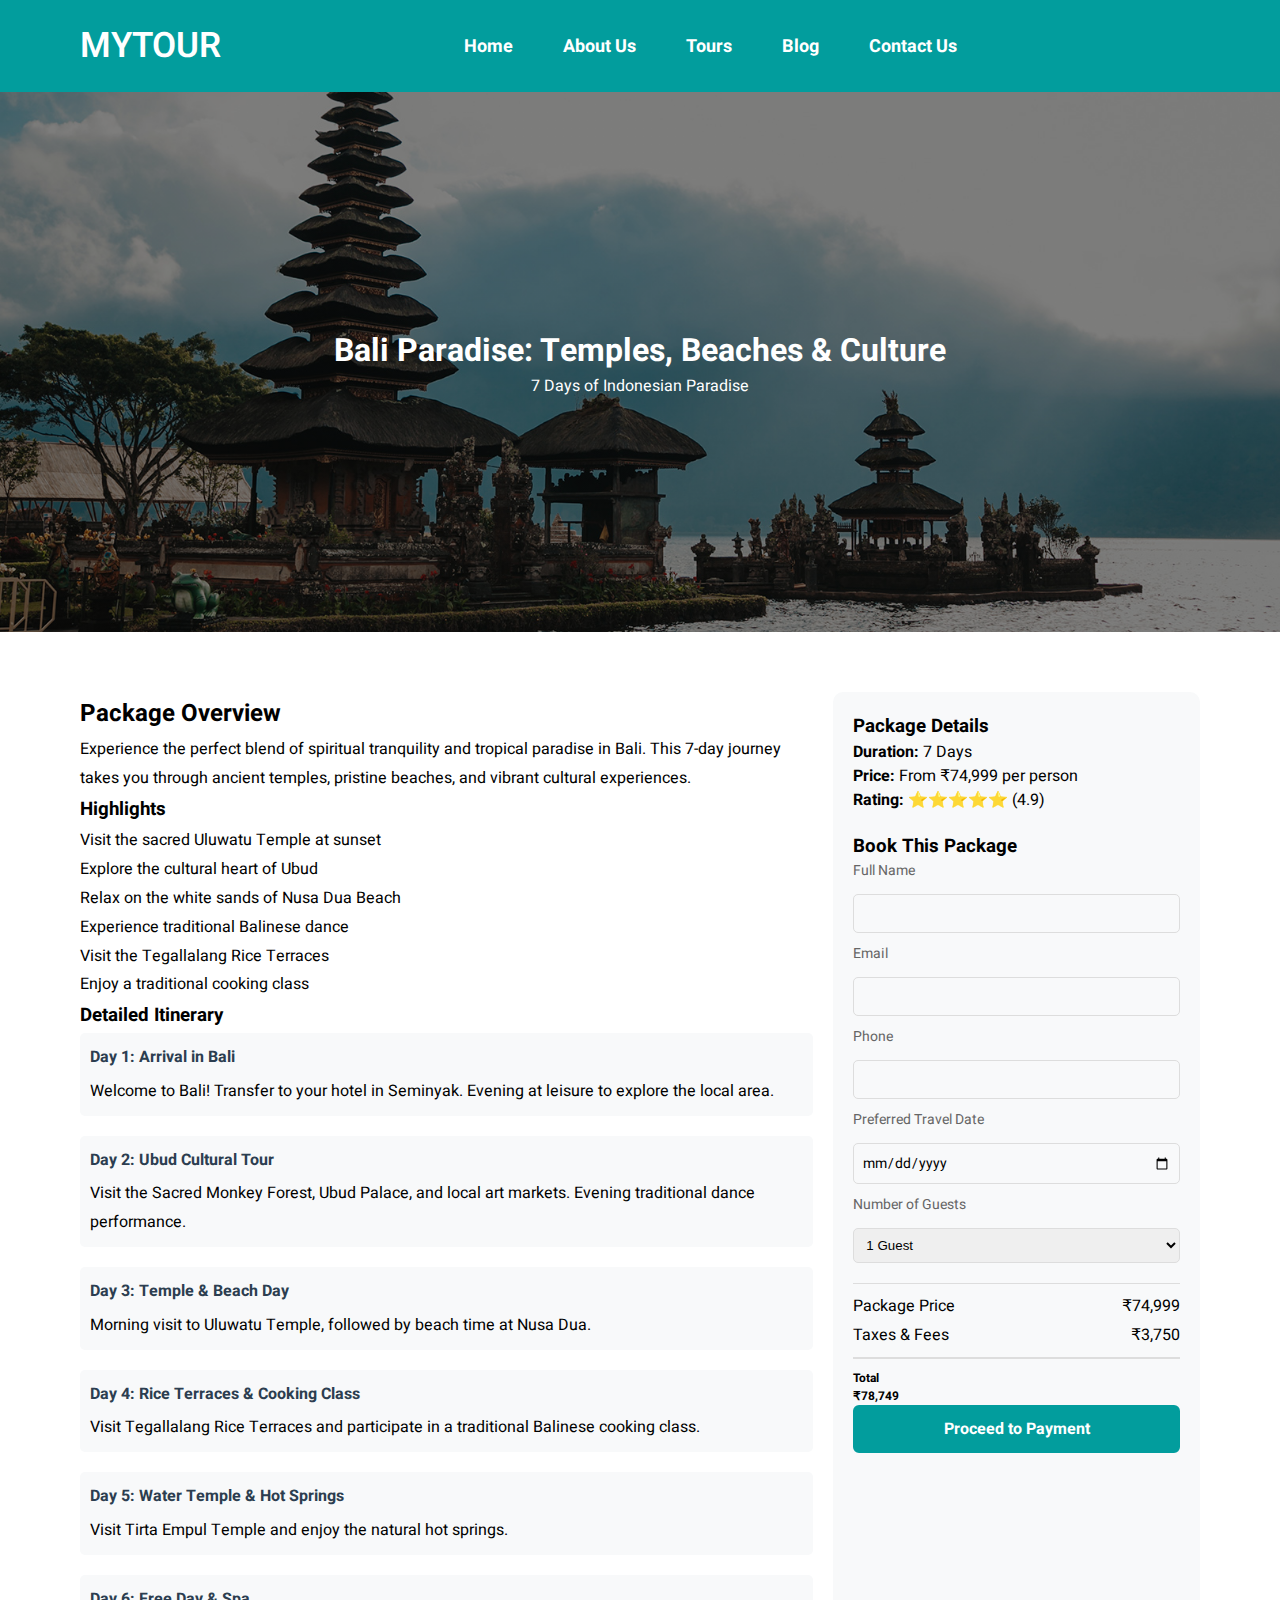
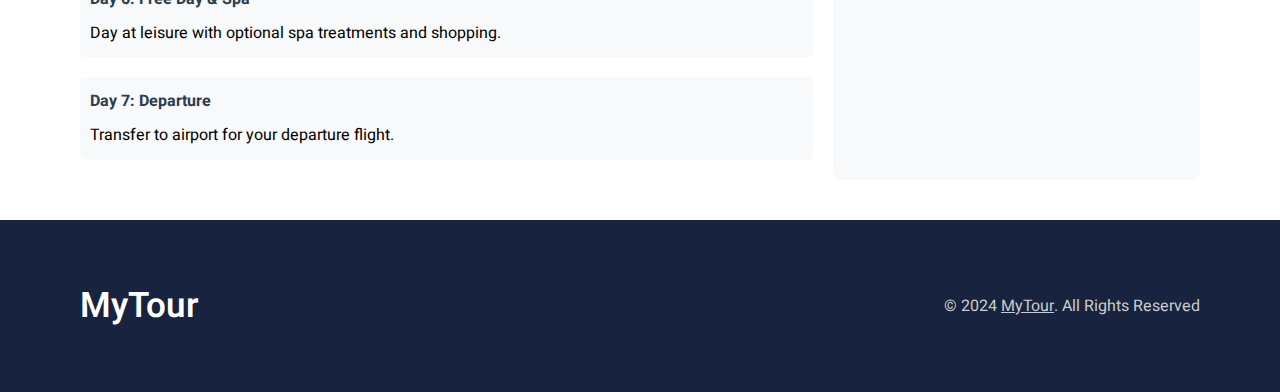
<file: bali.html>
<!DOCTYPE html>
<html lang="en">
<head>
    <meta charset="UTF-8">
    <meta name="viewport" content="width=device-width, initial-scale=1.0">
    <title>Bali Paradise: Temples, Beaches & Culture - MyTour</title>
    <link rel="stylesheet" href="./assets/css/style.css">
    <link rel="preconnect" href="https://fonts.googleapis.com">
    <link rel="preconnect" href="https://fonts.gstatic.com" crossorigin>
    <link href="https://fonts.googleapis.com/css2?family=Abril+Fatface&family=Comforter+Brush&family=Heebo:wght@400;500;600;700&family=Poppins:wght@400;500;600&display=swap" rel="stylesheet">
    <style>
        .package-header {
            background: linear-gradient(rgba(0,0,0,0.5), rgba(0,0,0,0.5)), url('./assets/images/Bali.jpg');
            background-size: cover;
            background-position: center;
            height: 60vh;
            display: flex;
            align-items: center;
            justify-content: center;
            color: white;
            text-align: center;
        }

        .package-details {
            padding: 4rem 2rem;
            max-width: 1200px;
            margin: 0 auto;
        }

        .package-info {
            display: grid;
            grid-template-columns: 2fr 1fr;
            gap: 2rem;
            margin-top: 2rem;
        }

        .package-description {
            line-height: 1.8;
        }

        .package-sidebar {
            background: #f8f9fa;
            padding: 2rem;
            border-radius: 10px;
        }

        .booking-form {
            margin-top: 2rem;
        }

        .form-group {
            margin-bottom: 1rem;
        }

        .form-group label {
            display: block;
            margin-bottom: 0.5rem;
        }

        .form-group input, .form-group select {
            width: 100%;
            padding: 0.8rem;
            border: 1px solid #ddd;
            border-radius: 5px;
        }

        .price-summary {
            margin-top: 2rem;
            padding-top: 1rem;
            border-top: 1px solid #ddd;
        }

        .price-item {
            display: flex;
            justify-content: space-between;
            margin-bottom: 0.5rem;
        }

        .total-price {
            font-size: 1.2rem;
            font-weight: bold;
            margin-top: 1rem;
            padding-top: 1rem;
            border-top: 2px solid #ddd;
        }

        .payment-modal {
            display: none;
            position: fixed;
            top: 0;
            left: 0;
            width: 100%;
            height: 100%;
            background: rgba(0,0,0,0.5);
            align-items: center;
            justify-content: center;
        }

        .payment-content {
            background: white;
            padding: 2rem;
            border-radius: 10px;
            max-width: 500px;
            width: 90%;
        }

        .success-modal {
            display: none;
            position: fixed;
            top: 0;
            left: 0;
            width: 100%;
            height: 100%;
            background: rgba(0,0,0,0.5);
            align-items: center;
            justify-content: center;
        }

        .success-content {
            background: white;
            padding: 2rem;
            border-radius: 10px;
            text-align: center;
            max-width: 400px;
            width: 90%;
        }

        .itinerary-day {
            margin-bottom: 2rem;
            padding: 1rem;
            background: #f8f9fa;
            border-radius: 5px;
        }

        .itinerary-day h4 {
            color: #2c3e50;
            margin-bottom: 0.5rem;
        }
    </style>
</head>
<body>
    <header class="header" data-header>
        <div class="container">
            <a href="index.html">
                <h1 class="logo">MYTOUR</h1>
            </a>
            <nav class="navbar">
                <ul class="navbar-list">
                    <li><a href="index.html" class="navbar-link">Home</a></li>
                    <li><a href="index.html#about-us" class="navbar-link">About Us</a></li>
                    <li><a href="index.html#featured-tours" class="navbar-link">Tours</a></li>
                    <li><a href="index.html#blog-posts" class="navbar-link">Blog</a></li>
                    <li><a href="contact.html" class="navbar-link">Contact Us</a></li>
                </ul>
            </nav>
        </div>
    </header>

    <div class="package-header">
        <div class="container">
            <h1>Bali Paradise: Temples, Beaches & Culture</h1>
            <p>7 Days of Indonesian Paradise</p>
        </div>
    </div>

    <main class="package-details">
        <div class="container">
            <div class="package-info">
                <div class="package-description">
                    <h2>Package Overview</h2>
                    <p>Experience the perfect blend of spiritual tranquility and tropical paradise in Bali. This 7-day journey takes you through ancient temples, pristine beaches, and vibrant cultural experiences.</p>

                    <h3>Highlights</h3>
                    <ul>
                        <li>Visit the sacred Uluwatu Temple at sunset</li>
                        <li>Explore the cultural heart of Ubud</li>
                        <li>Relax on the white sands of Nusa Dua Beach</li>
                        <li>Experience traditional Balinese dance</li>
                        <li>Visit the Tegallalang Rice Terraces</li>
                        <li>Enjoy a traditional cooking class</li>
                    </ul>

                    <h3>Detailed Itinerary</h3>
                    <div class="itinerary-day">
                        <h4>Day 1: Arrival in Bali</h4>
                        <p>Welcome to Bali! Transfer to your hotel in Seminyak. Evening at leisure to explore the local area.</p>
                    </div>
                    <div class="itinerary-day">
                        <h4>Day 2: Ubud Cultural Tour</h4>
                        <p>Visit the Sacred Monkey Forest, Ubud Palace, and local art markets. Evening traditional dance performance.</p>
                    </div>
                    <div class="itinerary-day">
                        <h4>Day 3: Temple & Beach Day</h4>
                        <p>Morning visit to Uluwatu Temple, followed by beach time at Nusa Dua.</p>
                    </div>
                    <div class="itinerary-day">
                        <h4>Day 4: Rice Terraces & Cooking Class</h4>
                        <p>Visit Tegallalang Rice Terraces and participate in a traditional Balinese cooking class.</p>
                    </div>
                    <div class="itinerary-day">
                        <h4>Day 5: Water Temple & Hot Springs</h4>
                        <p>Visit Tirta Empul Temple and enjoy the natural hot springs.</p>
                    </div>
                    <div class="itinerary-day">
                        <h4>Day 6: Free Day & Spa</h4>
                        <p>Day at leisure with optional spa treatments and shopping.</p>
                    </div>
                    <div class="itinerary-day">
                        <h4>Day 7: Departure</h4>
                        <p>Transfer to airport for your departure flight.</p>
                    </div>
                </div>

                <div class="package-sidebar">
                    <div class="package-summary">
                        <h3>Package Details</h3>
                        <p><strong>Duration:</strong> 7 Days</p>
                        <p><strong>Price:</strong> From ₹74,999 per person</p>
                        <p><strong>Rating:</strong> ⭐⭐⭐⭐⭐ (4.9)</p>
                    </div>

                    <div class="booking-form">
                        <h3>Book This Package</h3>
                        <form id="bookingForm">
                            <div class="form-group">
                                <label for="name">Full Name</label>
                                <input type="text" id="name" required>
                            </div>
                            <div class="form-group">
                                <label for="email">Email</label>
                                <input type="email" id="email" required>
                            </div>
                            <div class="form-group">
                                <label for="phone">Phone</label>
                                <input type="tel" id="phone" required>
                            </div>
                            <div class="form-group">
                                <label for="date">Preferred Travel Date</label>
                                <input type="date" id="date" required>
                            </div>
                            <div class="form-group">
                                <label for="guests">Number of Guests</label>
                                <select id="guests" required>
                                    <option value="1">1 Guest</option>
                                    <option value="2">2 Guests</option>
                                    <option value="3">3 Guests</option>
                                    <option value="4">4 Guests</option>
                                </select>
                            </div>

                            <div class="price-summary">
                                <div class="price-item">
                                    <span>Package Price</span>
                                    <span>₹74,999</span>
                                </div>
                                <div class="price-item">
                                    <span>Taxes & Fees</span>
                                    <span>₹3,750</span>
                                </div>
                                <div class="total-price">
                                    <span>Total</span>
                                    <span>₹78,749</span>
                                </div>
                            </div>

                            <button type="submit" class="btn btn-primary" style="width: 100%;">Proceed to Payment</button>
                        </form>
                    </div>
                </div>
            </div>
        </div>
    </main>

    <!-- Payment Modal -->
    <div class="payment-modal" id="paymentModal">
        <div class="payment-content">
            <h2>Payment Details</h2>
            <form id="paymentForm">
                <div class="form-group">
                    <label for="cardName">Cardholder Name</label>
                    <input type="text" id="cardName" required>
                </div>
                <div class="form-group">
                    <label for="cardNumber">Card Number</label>
                    <input type="text" id="cardNumber" required>
                </div>
                <div class="form-group">
                    <label for="expiry">Expiry Date</label>
                    <input type="text" id="expiry" placeholder="MM/YY" required>
                </div>
                <div class="form-group">
                    <label for="cvv">CVV</label>
                    <input type="text" id="cvv" required>
                </div>
                <button type="submit" class="btn btn-primary">Pay ₹78,749</button>
            </form>
        </div>
    </div>

    <!-- Success Modal -->
    <div class="success-modal" id="successModal">
        <div class="success-content">
            <h2>Booking Confirmed! 🎉</h2>
            <p>Thank you for booking with MyTour!</p>
            <p>Your booking details have been sent to your email.</p>
            <button class="btn btn-primary" onclick="closeSuccessModal()">Close</button>
        </div>
    </div>

    <script>
        document.getElementById('bookingForm').addEventListener('submit', function(e) {
            e.preventDefault();
            document.getElementById('paymentModal').style.display = 'flex';
        });

        document.getElementById('paymentForm').addEventListener('submit', function(e) {
            e.preventDefault();
            document.getElementById('paymentModal').style.display = 'none';
            document.getElementById('successModal').style.display = 'flex';
        });

        function closeSuccessModal() {
            document.getElementById('successModal').style.display = 'none';
            window.location.href = 'index.html';
        }
    </script>

    <footer class="footer">
        <div class="container">
            <div class="footer-bottom">
                <a href="#" class="logo">MyTour</a>
                <p class="copyright">
                    &copy; 2024 <a href="#" class="copyright-link">MyTour</a>. All Rights Reserved
                </p>
            </div>
        </div>
    </footer>
</body>
</html>
</file>
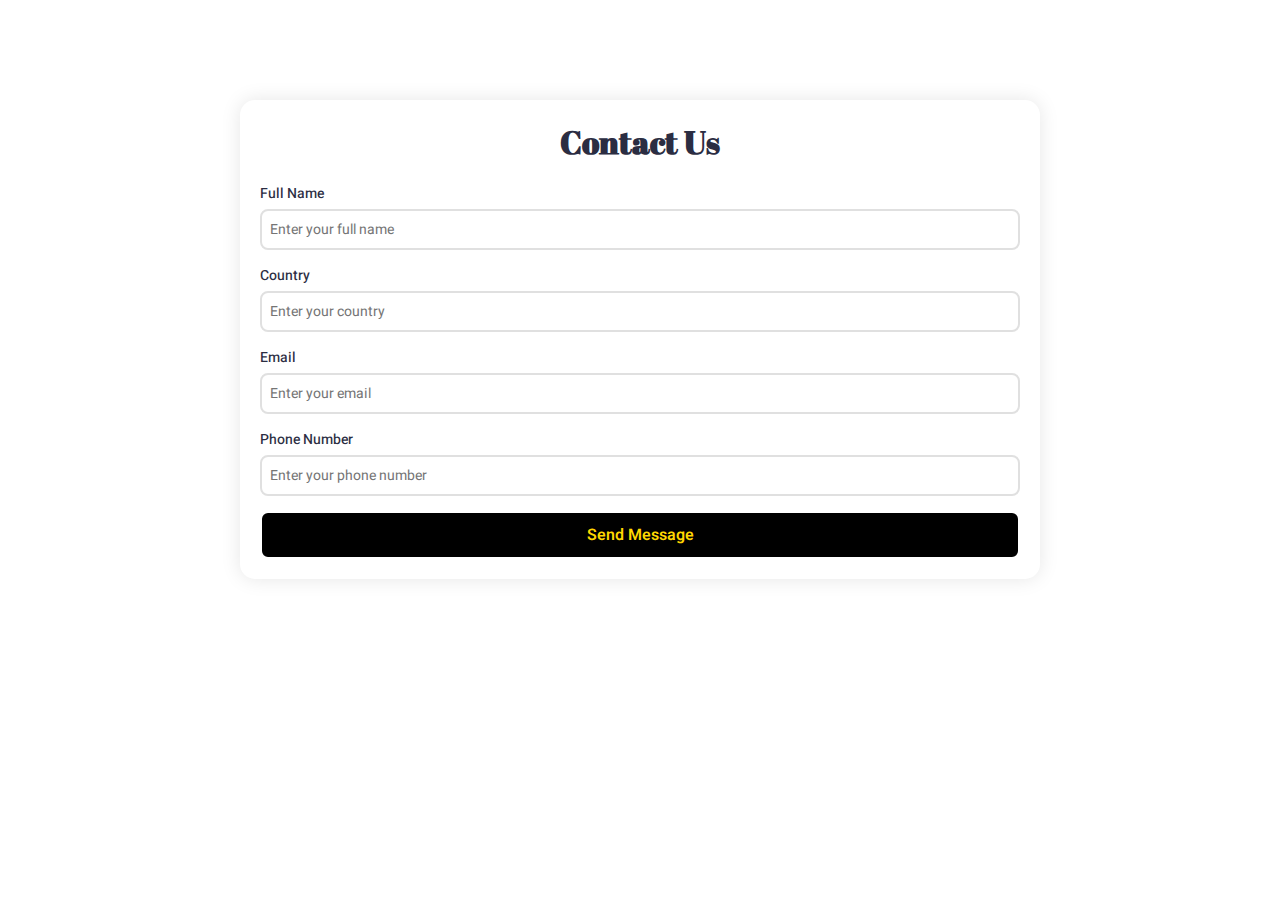
<file: contact.html>
<!DOCTYPE html>
<html lang="en">
<head>
    <meta charset="UTF-8">
    <meta name="viewport" content="width=device-width, initial-scale=1.0">
    <title>Contact Us - MYTOUR</title>
    <link rel="stylesheet" href="./assets/css/style.css">
    <link rel="preconnect" href="https://fonts.googleapis.com">
    <link rel="preconnect" href="https://fonts.gstatic.com" crossorigin>
    <link href="https://fonts.googleapis.com/css2?family=Abril+Fatface&family=Heebo:wght@400;500;600;700&display=swap" rel="stylesheet">
    <style>
        .contact-container {
            max-width: 800px;
            margin: 100px auto;
            padding: 2rem;
            background: #fff;
            border-radius: 15px;
            box-shadow: 0 0 20px rgba(0,0,0,0.1);
        }

        .contact-title {
            text-align: center;
            font-family: 'Abril Fatface', cursive;
            color: #2B2D42;
            margin-bottom: 2rem;
        }

        .contact-form {
            display: grid;
            gap: 1.5rem;
        }

        .form-group {
            display: flex;
            flex-direction: column;
            gap: 0.5rem;
        }

        .form-group label {
            font-family: 'Heebo', sans-serif;
            font-weight: 500;
            color: #2B2D42;
        }

        .form-group input {
            padding: 0.8rem;
            border: 2px solid #e0e0e0;
            border-radius: 8px;
            font-family: 'Heebo', sans-serif;
            transition: border-color 0.3s ease;
        }

        .form-group input:focus {
            outline: none;
            border-color: #EF233C;
        }

        .submit-btn {
            background-color: black;
            color: #FFD700; /* Golden */
            padding: 1rem;
            border: 2px solid var(--white-1);
            border-radius: 8px;
            font-family: 'Heebo', sans-serif;
            font-weight: 600;
            cursor: pointer;
            transition: all 0.3s ease;
        }

        .submit-btn:hover {
            background-color: #FFD700; /* Golden */
            color: black;
        }

        /* Success Animation */
        .success-animation {
            display: none;
            text-align: center;
            padding: 2rem;
        }

        .success-animation.active {
            display: block;
            animation: fadeIn 0.5s ease;
        }

        .success-icon {
            font-size: 4rem;
            color: #4CAF50;
            margin-bottom: 1rem;
        }

        .success-message {
            font-family: 'Heebo', sans-serif;
            font-size: 1.5rem;
            color: #2B2D42;
            margin-bottom: 1rem;
        }

        .success-submessage {
            font-family: 'Heebo', sans-serif;
            color: #666;
        }

        @keyframes fadeIn {
            from { opacity: 0; transform: translateY(-20px); }
            to { opacity: 1; transform: translateY(0); }
        }

        .loading {
            display: none;
            text-align: center;
            margin-top: 1rem;
        }

        .loading.active {
            display: block;
        }

        .loading-spinner {
            width: 40px;
            height: 40px;
            border: 4px solid #f3f3f3;
            border-top: 4px solid #EF233C;
            border-radius: 50%;
            animation: spin 1s linear infinite;
            margin: 0 auto;
        }

        @keyframes spin {
            0% { transform: rotate(0deg); }
            100% { transform: rotate(360deg); }
        }
    </style>
</head>
<body>
    <div class="contact-container">
        <h1 class="contact-title">Contact Us</h1>
        
        <form class="contact-form" id="contactForm">
            <div class="form-group">
                <label for="name">Full Name</label>
                <input type="text" id="name" name="name" required placeholder="Enter your full name">
            </div>

            <div class="form-group">
                <label for="country">Country</label>
                <input type="text" id="country" name="country" required placeholder="Enter your country">
            </div>

            <div class="form-group">
                <label for="email">Email</label>
                <input type="email" id="email" name="email" required placeholder="Enter your email">
            </div>

            <div class="form-group">
                <label for="phone">Phone Number</label>
                <input type="tel" id="phone" name="phone" required placeholder="Enter your phone number">
            </div>

            <button type="submit" class="submit-btn">Send Message</button>
        </form>

        <div class="loading" id="loading">
            <div class="loading-spinner"></div>
        </div>

        <div class="success-animation" id="successAnimation">
            <div class="success-icon">✓</div>
            <h2 class="success-message">We Are Shortly Contacting You!</h2>
            <p class="success-submessage">Thank you for reaching out to us.</p>
        </div>
    </div>

    <script>
        document.getElementById('contactForm').addEventListener('submit', function(e) {
            e.preventDefault();
            
            // Show loading spinner
            document.getElementById('loading').classList.add('active');
            
            // Simulate form submission (replace with actual form submission)
            setTimeout(() => {
                // Hide loading spinner
                document.getElementById('loading').classList.remove('active');
                
                // Hide form
                // this.style.display = 'none';
                
                // Show success animation
                document.getElementById('successAnimation').classList.add('active');
                
                // Reset form
                this.reset();
            }, 2000);
        });
    </script>
</body>
</html>
</file>
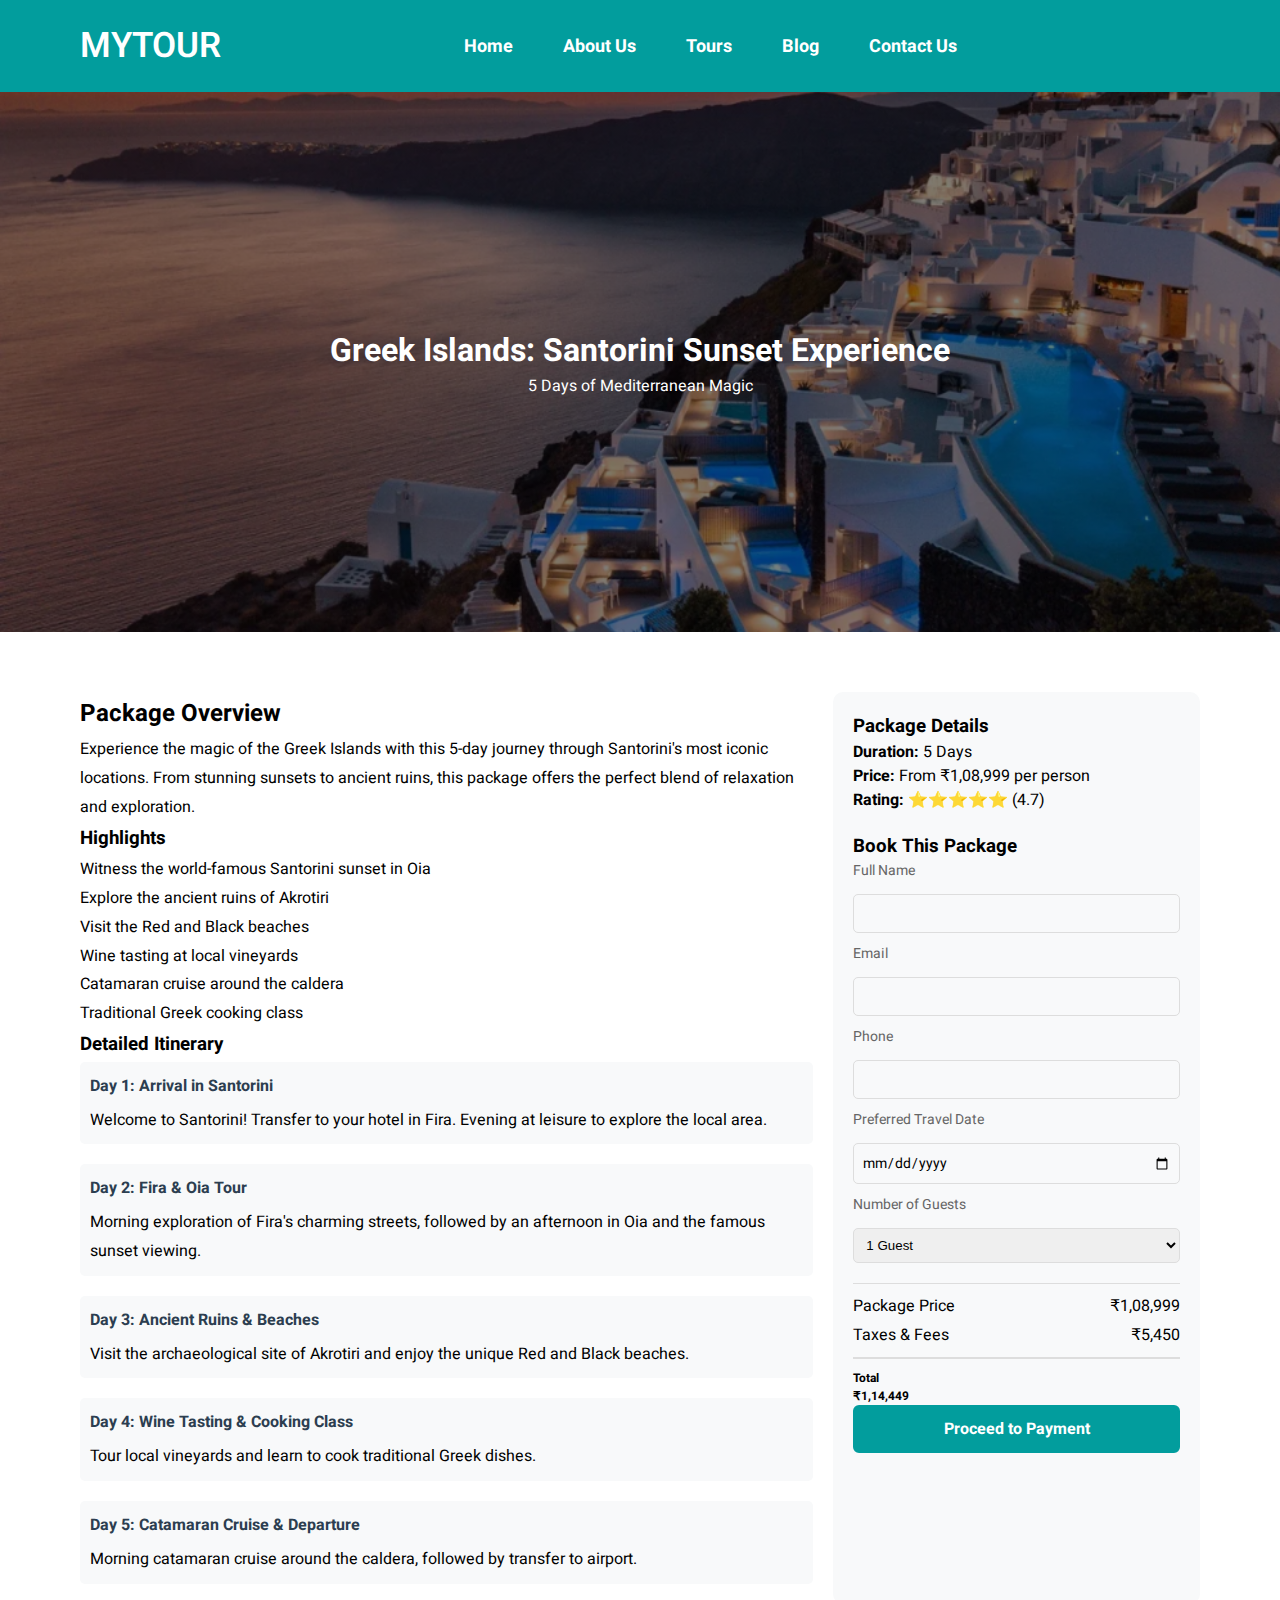
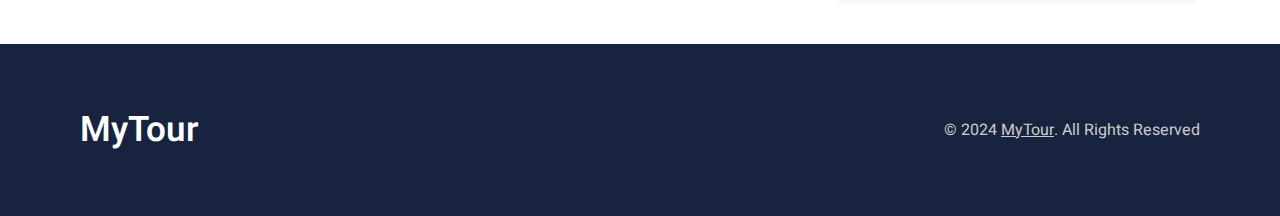
<file: greek-islands.html>
<!DOCTYPE html>
<html lang="en">
<head>
    <meta charset="UTF-8">
    <meta name="viewport" content="width=device-width, initial-scale=1.0">
    <title>Greek Islands: Santorini Sunset Experience - MyTour</title>
    <link rel="stylesheet" href="./assets/css/style.css">
    <link rel="preconnect" href="https://fonts.googleapis.com">
    <link rel="preconnect" href="https://fonts.gstatic.com" crossorigin>
    <link href="https://fonts.googleapis.com/css2?family=Abril+Fatface&family=Comforter+Brush&family=Heebo:wght@400;500;600;700&family=Poppins:wght@400;500;600&display=swap" rel="stylesheet">
    <style>
        .package-header {
            background: linear-gradient(rgba(0,0,0,0.5), rgba(0,0,0,0.5)), url('./assets/images/Greek.png');
            background-size: cover;
            background-position: center;
            height: 60vh;
            display: flex;
            align-items: center;
            justify-content: center;
            color: white;
            text-align: center;
        }

        .package-details {
            padding: 4rem 2rem;
            max-width: 1200px;
            margin: 0 auto;
        }

        .package-info {
            display: grid;
            grid-template-columns: 2fr 1fr;
            gap: 2rem;
            margin-top: 2rem;
        }

        .package-description {
            line-height: 1.8;
        }

        .package-sidebar {
            background: #f8f9fa;
            padding: 2rem;
            border-radius: 10px;
        }

        .booking-form {
            margin-top: 2rem;
        }

        .form-group {
            margin-bottom: 1rem;
        }

        .form-group label {
            display: block;
            margin-bottom: 0.5rem;
        }

        .form-group input, .form-group select {
            width: 100%;
            padding: 0.8rem;
            border: 1px solid #ddd;
            border-radius: 5px;
        }

        .price-summary {
            margin-top: 2rem;
            padding-top: 1rem;
            border-top: 1px solid #ddd;
        }

        .price-item {
            display: flex;
            justify-content: space-between;
            margin-bottom: 0.5rem;
        }

        .total-price {
            font-size: 1.2rem;
            font-weight: bold;
            margin-top: 1rem;
            padding-top: 1rem;
            border-top: 2px solid #ddd;
        }

        .payment-modal {
            display: none;
            position: fixed;
            top: 0;
            left: 0;
            width: 100%;
            height: 100%;
            background: rgba(0,0,0,0.5);
            align-items: center;
            justify-content: center;
        }

        .payment-content {
            background: white;
            padding: 2rem;
            border-radius: 10px;
            max-width: 500px;
            width: 90%;
        }

        .success-modal {
            display: none;
            position: fixed;
            top: 0;
            left: 0;
            width: 100%;
            height: 100%;
            background: rgba(0,0,0,0.5);
            align-items: center;
            justify-content: center;
        }

        .success-content {
            background: white;
            padding: 2rem;
            border-radius: 10px;
            text-align: center;
            max-width: 400px;
            width: 90%;
        }

        .itinerary-day {
            margin-bottom: 2rem;
            padding: 1rem;
            background: #f8f9fa;
            border-radius: 5px;
        }

        .itinerary-day h4 {
            color: #2c3e50;
            margin-bottom: 0.5rem;
        }
    </style>
</head>
<body>
    <header class="header" data-header>
        <div class="container">
            <a href="index.html">
                <h1 class="logo">MYTOUR</h1>
            </a>
            <nav class="navbar">
                <ul class="navbar-list">
                    <li><a href="index.html" class="navbar-link">Home</a></li>
                    <li><a href="index.html#about-us" class="navbar-link">About Us</a></li>
                    <li><a href="index.html#featured-tours" class="navbar-link">Tours</a></li>
                    <li><a href="index.html#blog-posts" class="navbar-link">Blog</a></li>
                    <li><a href="contact.html" class="navbar-link">Contact Us</a></li>
                </ul>
            </nav>
        </div>
    </header>

    <div class="package-header">
        <div class="container">
            <h1>Greek Islands: Santorini Sunset Experience</h1>
            <p>5 Days of Mediterranean Magic</p>
        </div>
    </div>

    <main class="package-details">
        <div class="container">
            <div class="package-info">
                <div class="package-description">
                    <h2>Package Overview</h2>
                    <p>Experience the magic of the Greek Islands with this 5-day journey through Santorini's most iconic locations. From stunning sunsets to ancient ruins, this package offers the perfect blend of relaxation and exploration.</p>

                    <h3>Highlights</h3>
                    <ul>
                        <li>Witness the world-famous Santorini sunset in Oia</li>
                        <li>Explore the ancient ruins of Akrotiri</li>
                        <li>Visit the Red and Black beaches</li>
                        <li>Wine tasting at local vineyards</li>
                        <li>Catamaran cruise around the caldera</li>
                        <li>Traditional Greek cooking class</li>
                    </ul>

                    <h3>Detailed Itinerary</h3>
                    <div class="itinerary-day">
                        <h4>Day 1: Arrival in Santorini</h4>
                        <p>Welcome to Santorini! Transfer to your hotel in Fira. Evening at leisure to explore the local area.</p>
                    </div>
                    <div class="itinerary-day">
                        <h4>Day 2: Fira & Oia Tour</h4>
                        <p>Morning exploration of Fira's charming streets, followed by an afternoon in Oia and the famous sunset viewing.</p>
                    </div>
                    <div class="itinerary-day">
                        <h4>Day 3: Ancient Ruins & Beaches</h4>
                        <p>Visit the archaeological site of Akrotiri and enjoy the unique Red and Black beaches.</p>
                    </div>
                    <div class="itinerary-day">
                        <h4>Day 4: Wine Tasting & Cooking Class</h4>
                        <p>Tour local vineyards and learn to cook traditional Greek dishes.</p>
                    </div>
                    <div class="itinerary-day">
                        <h4>Day 5: Catamaran Cruise & Departure</h4>
                        <p>Morning catamaran cruise around the caldera, followed by transfer to airport.</p>
                    </div>
                </div>

                <div class="package-sidebar">
                    <div class="package-summary">
                        <h3>Package Details</h3>
                        <p><strong>Duration:</strong> 5 Days</p>
                        <p><strong>Price:</strong> From ₹1,08,999 per person</p>
                        <p><strong>Rating:</strong> ⭐⭐⭐⭐⭐ (4.7)</p>
                    </div>

                    <div class="booking-form">
                        <h3>Book This Package</h3>
                        <form id="bookingForm">
                            <div class="form-group">
                                <label for="name">Full Name</label>
                                <input type="text" id="name" required>
                            </div>
                            <div class="form-group">
                                <label for="email">Email</label>
                                <input type="email" id="email" required>
                            </div>
                            <div class="form-group">
                                <label for="phone">Phone</label>
                                <input type="tel" id="phone" required>
                            </div>
                            <div class="form-group">
                                <label for="date">Preferred Travel Date</label>
                                <input type="date" id="date" required>
                            </div>
                            <div class="form-group">
                                <label for="guests">Number of Guests</label>
                                <select id="guests" required>
                                    <option value="1">1 Guest</option>
                                    <option value="2">2 Guests</option>
                                    <option value="3">3 Guests</option>
                                    <option value="4">4 Guests</option>
                                </select>
                            </div>

                            <div class="price-summary">
                                <div class="price-item">
                                    <span>Package Price</span>
                                    <span>₹1,08,999</span>
                                </div>
                                <div class="price-item">
                                    <span>Taxes & Fees</span>
                                    <span>₹5,450</span>
                                </div>
                                <div class="total-price">
                                    <span>Total</span>
                                    <span>₹1,14,449</span>
                                </div>
                            </div>

                            <button type="submit" class="btn btn-primary" style="width: 100%;">Proceed to Payment</button>
                        </form>
                    </div>
                </div>
            </div>
        </div>
    </main>

    <!-- Payment Modal -->
    <div class="payment-modal" id="paymentModal">
        <div class="payment-content">
            <h2>Payment Details</h2>
            <form id="paymentForm">
                <div class="form-group">
                    <label for="cardName">Cardholder Name</label>
                    <input type="text" id="cardName" required>
                </div>
                <div class="form-group">
                    <label for="cardNumber">Card Number</label>
                    <input type="text" id="cardNumber" required>
                </div>
                <div class="form-group">
                    <label for="expiry">Expiry Date</label>
                    <input type="text" id="expiry" placeholder="MM/YY" required>
                </div>
                <div class="form-group">
                    <label for="cvv">CVV</label>
                    <input type="text" id="cvv" required>
                </div>
                <button type="submit" class="btn btn-primary">Pay ₹1,14,449</button>
            </form>
        </div>
    </div>

    <!-- Success Modal -->
    <div class="success-modal" id="successModal">
        <div class="success-content">
            <h2>Booking Confirmed! 🎉</h2>
            <p>Thank you for booking with MyTour!</p>
            <p>Your booking details have been sent to your email.</p>
            <button class="btn btn-primary" onclick="closeSuccessModal()">Close</button>
        </div>
    </div>

    <script>
        document.getElementById('bookingForm').addEventListener('submit', function(e) {
            e.preventDefault();
            document.getElementById('paymentModal').style.display = 'flex';
        });

        document.getElementById('paymentForm').addEventListener('submit', function(e) {
            e.preventDefault();
            document.getElementById('paymentModal').style.display = 'none';
            document.getElementById('successModal').style.display = 'flex';
        });

        function closeSuccessModal() {
            document.getElementById('successModal').style.display = 'none';
            window.location.href = 'index.html';
        }
    </script>

    <footer class="footer">
        <div class="container">
            <div class="footer-bottom">
                <a href="#" class="logo">MyTour</a>
                <p class="copyright">
                    &copy; 2024 <a href="#" class="copyright-link">MyTour</a>. All Rights Reserved
                </p>
            </div>
        </div>
    </footer>
</body>
</html>
</file>
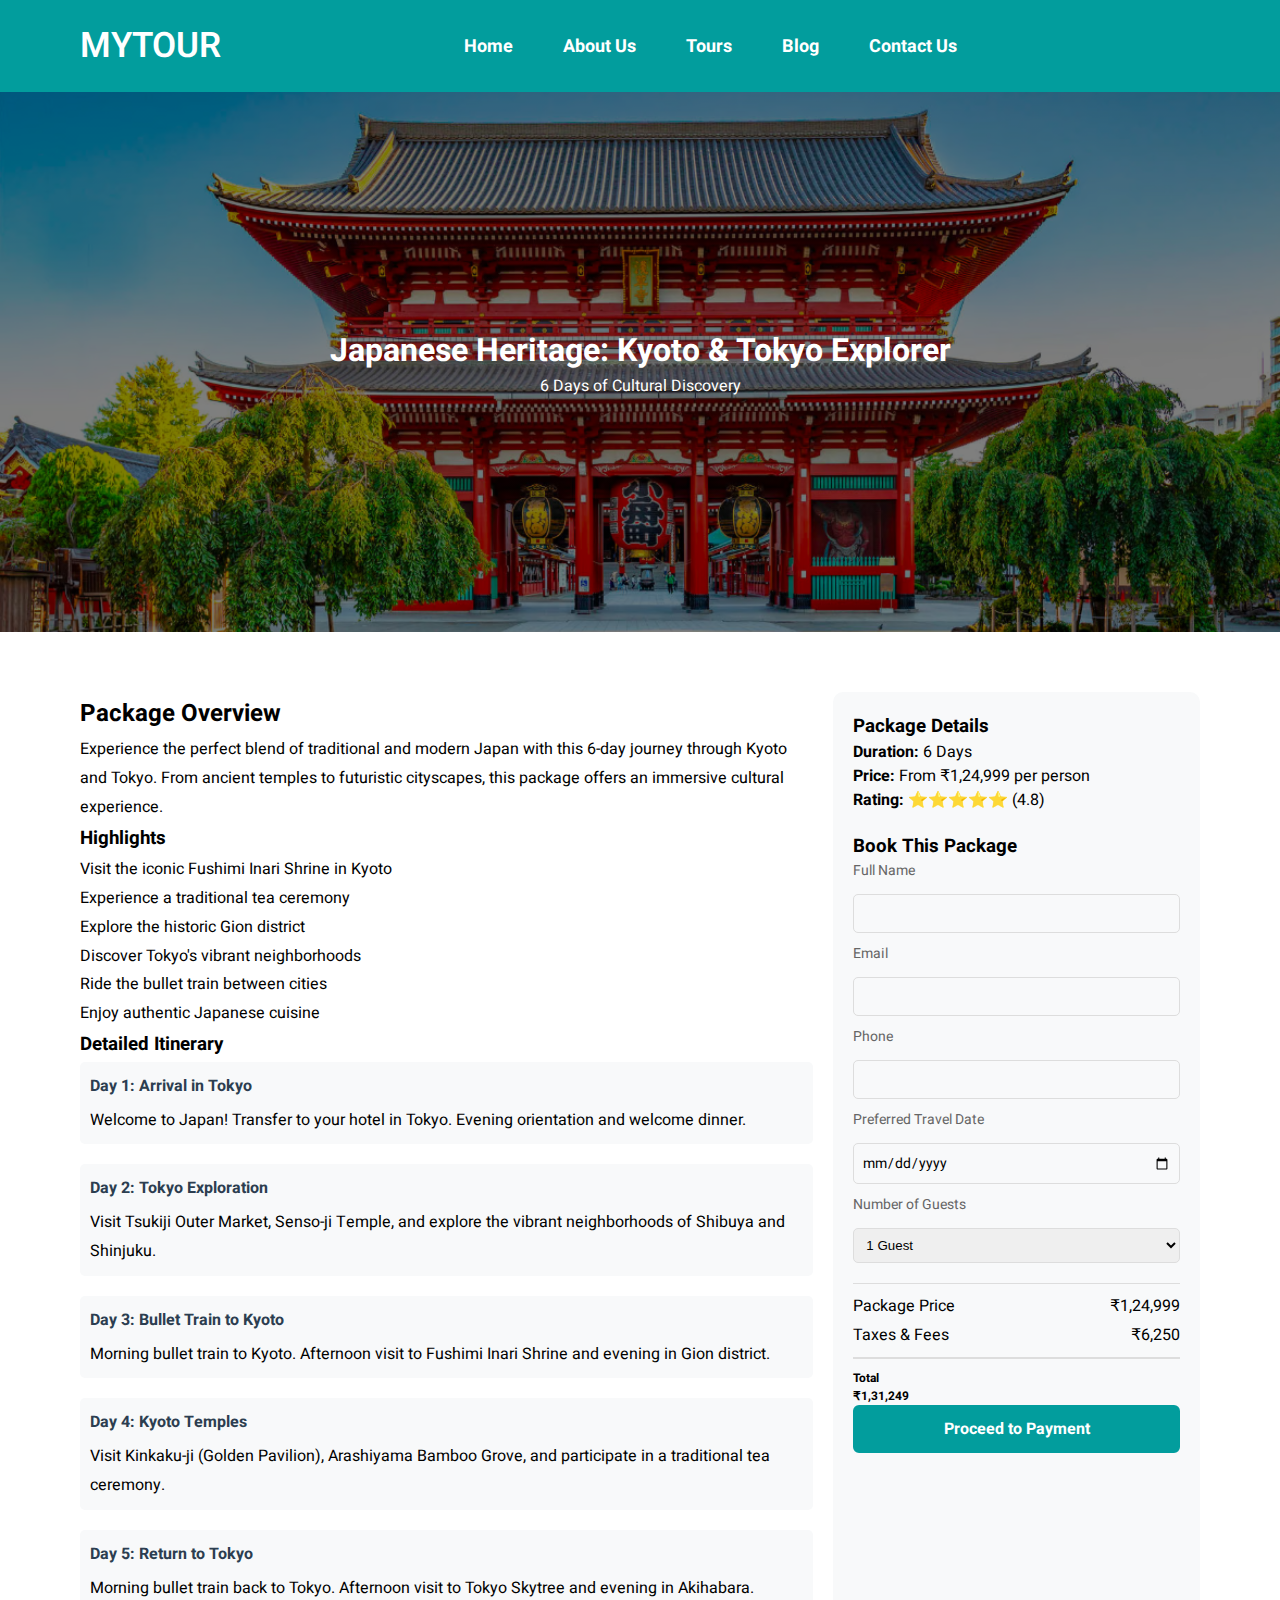
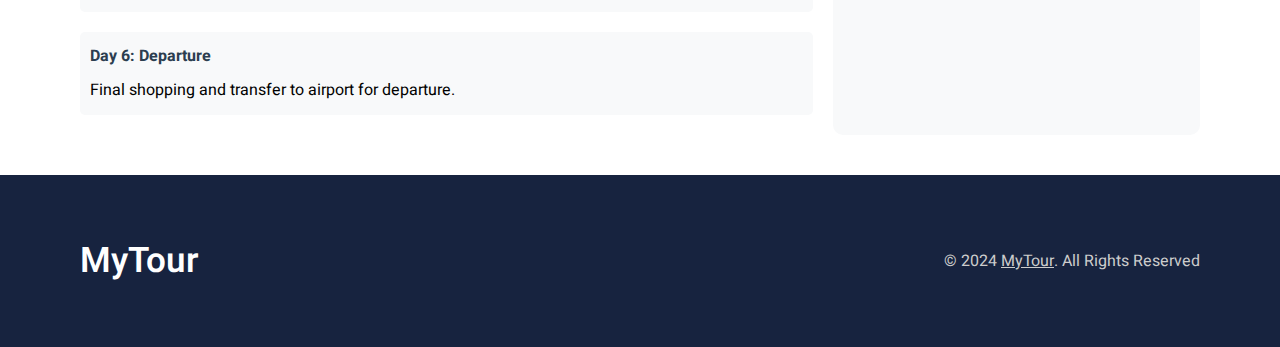
<file: japanese-heritage.html>
<!DOCTYPE html>
<html lang="en">
<head>
    <meta charset="UTF-8">
    <meta name="viewport" content="width=device-width, initial-scale=1.0">
    <title>Japanese Heritage: Kyoto & Tokyo Explorer - MyTour</title>
    <link rel="stylesheet" href="./assets/css/style.css">
    <link rel="preconnect" href="https://fonts.googleapis.com">
    <link rel="preconnect" href="https://fonts.gstatic.com" crossorigin>
    <link href="https://fonts.googleapis.com/css2?family=Abril+Fatface&family=Comforter+Brush&family=Heebo:wght@400;500;600;700&family=Poppins:wght@400;500;600&display=swap" rel="stylesheet">
    <style>
        .package-header {
            background: linear-gradient(rgba(0,0,0,0.5), rgba(0,0,0,0.5)), url('./assets/images/Tokiyo.png');
            background-size: cover;
            background-position: center;
            height: 60vh;
            display: flex;
            align-items: center;
            justify-content: center;
            color: white;
            text-align: center;
        }

        .package-details {
            padding: 4rem 2rem;
            max-width: 1200px;
            margin: 0 auto;
        }

        .package-info {
            display: grid;
            grid-template-columns: 2fr 1fr;
            gap: 2rem;
            margin-top: 2rem;
        }

        .package-description {
            line-height: 1.8;
        }

        .package-sidebar {
            background: #f8f9fa;
            padding: 2rem;
            border-radius: 10px;
        }

        .booking-form {
            margin-top: 2rem;
        }

        .form-group {
            margin-bottom: 1rem;
        }

        .form-group label {
            display: block;
            margin-bottom: 0.5rem;
        }

        .form-group input, .form-group select {
            width: 100%;
            padding: 0.8rem;
            border: 1px solid #ddd;
            border-radius: 5px;
        }

        .price-summary {
            margin-top: 2rem;
            padding-top: 1rem;
            border-top: 1px solid #ddd;
        }

        .price-item {
            display: flex;
            justify-content: space-between;
            margin-bottom: 0.5rem;
        }

        .total-price {
            font-size: 1.2rem;
            font-weight: bold;
            margin-top: 1rem;
            padding-top: 1rem;
            border-top: 2px solid #ddd;
        }

        .payment-modal {
            display: none;
            position: fixed;
            top: 0;
            left: 0;
            width: 100%;
            height: 100%;
            background: rgba(0,0,0,0.5);
            align-items: center;
            justify-content: center;
        }

        .payment-content {
            background: white;
            padding: 2rem;
            border-radius: 10px;
            max-width: 500px;
            width: 90%;
        }

        .success-modal {
            display: none;
            position: fixed;
            top: 0;
            left: 0;
            width: 100%;
            height: 100%;
            background: rgba(0,0,0,0.5);
            align-items: center;
            justify-content: center;
        }

        .success-content {
            background: white;
            padding: 2rem;
            border-radius: 10px;
            text-align: center;
            max-width: 400px;
            width: 90%;
        }

        .itinerary-day {
            margin-bottom: 2rem;
            padding: 1rem;
            background: #f8f9fa;
            border-radius: 5px;
        }

        .itinerary-day h4 {
            color: #2c3e50;
            margin-bottom: 0.5rem;
        }
    </style>
</head>
<body>
    <header class="header" data-header>
        <div class="container">
            <a href="index.html">
                <h1 class="logo">MYTOUR</h1>
            </a>
            <nav class="navbar">
                <ul class="navbar-list">
                    <li><a href="index.html" class="navbar-link">Home</a></li>
                    <li><a href="index.html#about-us" class="navbar-link">About Us</a></li>
                    <li><a href="index.html#featured-tours" class="navbar-link">Tours</a></li>
                    <li><a href="index.html#blog-posts" class="navbar-link">Blog</a></li>
                    <li><a href="contact.html" class="navbar-link">Contact Us</a></li>
                </ul>
            </nav>
        </div>
    </header>

    <div class="package-header">
        <div class="container">
            <h1>Japanese Heritage: Kyoto & Tokyo Explorer</h1>
            <p>6 Days of Cultural Discovery</p>
        </div>
    </div>

    <main class="package-details">
        <div class="container">
            <div class="package-info">
                <div class="package-description">
                    <h2>Package Overview</h2>
                    <p>Experience the perfect blend of traditional and modern Japan with this 6-day journey through Kyoto and Tokyo. From ancient temples to futuristic cityscapes, this package offers an immersive cultural experience.</p>

                    <h3>Highlights</h3>
                    <ul>
                        <li>Visit the iconic Fushimi Inari Shrine in Kyoto</li>
                        <li>Experience a traditional tea ceremony</li>
                        <li>Explore the historic Gion district</li>
                        <li>Discover Tokyo's vibrant neighborhoods</li>
                        <li>Ride the bullet train between cities</li>
                        <li>Enjoy authentic Japanese cuisine</li>
                    </ul>

                    <h3>Detailed Itinerary</h3>
                    <div class="itinerary-day">
                        <h4>Day 1: Arrival in Tokyo</h4>
                        <p>Welcome to Japan! Transfer to your hotel in Tokyo. Evening orientation and welcome dinner.</p>
                    </div>
                    <div class="itinerary-day">
                        <h4>Day 2: Tokyo Exploration</h4>
                        <p>Visit Tsukiji Outer Market, Senso-ji Temple, and explore the vibrant neighborhoods of Shibuya and Shinjuku.</p>
                    </div>
                    <div class="itinerary-day">
                        <h4>Day 3: Bullet Train to Kyoto</h4>
                        <p>Morning bullet train to Kyoto. Afternoon visit to Fushimi Inari Shrine and evening in Gion district.</p>
                    </div>
                    <div class="itinerary-day">
                        <h4>Day 4: Kyoto Temples</h4>
                        <p>Visit Kinkaku-ji (Golden Pavilion), Arashiyama Bamboo Grove, and participate in a traditional tea ceremony.</p>
                    </div>
                    <div class="itinerary-day">
                        <h4>Day 5: Return to Tokyo</h4>
                        <p>Morning bullet train back to Tokyo. Afternoon visit to Tokyo Skytree and evening in Akihabara.</p>
                    </div>
                    <div class="itinerary-day">
                        <h4>Day 6: Departure</h4>
                        <p>Final shopping and transfer to airport for departure.</p>
                    </div>
                </div>

                <div class="package-sidebar">
                    <div class="package-summary">
                        <h3>Package Details</h3>
                        <p><strong>Duration:</strong> 6 Days</p>
                        <p><strong>Price:</strong> From ₹1,24,999 per person</p>
                        <p><strong>Rating:</strong> ⭐⭐⭐⭐⭐ (4.8)</p>
                    </div>

                    <div class="booking-form">
                        <h3>Book This Package</h3>
                        <form id="bookingForm">
                            <div class="form-group">
                                <label for="name">Full Name</label>
                                <input type="text" id="name" required>
                            </div>
                            <div class="form-group">
                                <label for="email">Email</label>
                                <input type="email" id="email" required>
                            </div>
                            <div class="form-group">
                                <label for="phone">Phone</label>
                                <input type="tel" id="phone" required>
                            </div>
                            <div class="form-group">
                                <label for="date">Preferred Travel Date</label>
                                <input type="date" id="date" required>
                            </div>
                            <div class="form-group">
                                <label for="guests">Number of Guests</label>
                                <select id="guests" required>
                                    <option value="1">1 Guest</option>
                                    <option value="2">2 Guests</option>
                                    <option value="3">3 Guests</option>
                                    <option value="4">4 Guests</option>
                                </select>
                            </div>

                            <div class="price-summary">
                                <div class="price-item">
                                    <span>Package Price</span>
                                    <span>₹1,24,999</span>
                                </div>
                                <div class="price-item">
                                    <span>Taxes & Fees</span>
                                    <span>₹6,250</span>
                                </div>
                                <div class="total-price">
                                    <span>Total</span>
                                    <span>₹1,31,249</span>
                                </div>
                            </div>

                            <button type="submit" class="btn btn-primary" style="width: 100%;">Proceed to Payment</button>
                        </form>
                    </div>
                </div>
            </div>
        </div>
    </main>

    <!-- Payment Modal -->
    <div class="payment-modal" id="paymentModal">
        <div class="payment-content">
            <h2>Payment Details</h2>
            <form id="paymentForm">
                <div class="form-group">
                    <label for="cardName">Cardholder Name</label>
                    <input type="text" id="cardName" required>
                </div>
                <div class="form-group">
                    <label for="cardNumber">Card Number</label>
                    <input type="text" id="cardNumber" required>
                </div>
                <div class="form-group">
                    <label for="expiry">Expiry Date</label>
                    <input type="text" id="expiry" placeholder="MM/YY" required>
                </div>
                <div class="form-group">
                    <label for="cvv">CVV</label>
                    <input type="text" id="cvv" required>
                </div>
                <button type="submit" class="btn btn-primary">Pay ₹1,31,249</button>
            </form>
        </div>
    </div>

    <!-- Success Modal -->
    <div class="success-modal" id="successModal">
        <div class="success-content">
            <h2>Booking Confirmed! 🎉</h2>
            <p>Thank you for booking with MyTour!</p>
            <p>Your booking details have been sent to your email.</p>
            <button class="btn btn-primary" onclick="closeSuccessModal()">Close</button>
        </div>
    </div>

    <script>
        document.getElementById('bookingForm').addEventListener('submit', function(e) {
            e.preventDefault();
            document.getElementById('paymentModal').style.display = 'flex';
        });

        document.getElementById('paymentForm').addEventListener('submit', function(e) {
            e.preventDefault();
            document.getElementById('paymentModal').style.display = 'none';
            document.getElementById('successModal').style.display = 'flex';
        });

        function closeSuccessModal() {
            document.getElementById('successModal').style.display = 'none';
            window.location.href = 'index.html';
        }
    </script>

    <footer class="footer">
        <div class="container">
            <div class="footer-bottom">
                <a href="#" class="logo">MyTour</a>
                <p class="copyright">
                    &copy; 2024 <a href="#" class="copyright-link">MyTour</a>. All Rights Reserved
                </p>
            </div>
        </div>
    </footer>
</body>
</html>
</file>
<file: assets/css/style.css>
/*-----------------------------------*\
  #style.css
\*-----------------------------------*/

/**
 * copyright 2022 codewithsadee
 */





/*-----------------------------------*\
  #CUSTOM PROPERTY
\*-----------------------------------*/

:root {

  /**
   * colors
   */

  --battleship-gray: hsl(0, 0%, 53%);
  --viridian-green: hsl(180, 98%, 31%);
  --silver-chalice: hsl(0, 0%, 69%);
  --mikado-yellow: hsl(47, 98%, 50%);
  --granite-gray: hsl(0, 0%, 40%);
  --independence: hsl(219, 20%, 32%);
  --spanish-gray: hsl(0, 0%, 61%);
  --oxford-blue: hsl(222, 46%, 17%);
  --black-coral: hsl(223, 8%, 44%);
  --eerie-black: hsl(210, 11%, 15%);
  --light-gray: hsl(0, 0%, 80%);
  --white-2: hsl(0, 0%, 98%);
  --white-1: hsl(0, 0%, 100%);
  --black: hsl(0, 0%, 0%);
  --jet: hsl(0, 0%, 20%);

  /**
   * typography
   */

  --ff-abril-fatface: 'Abril Fatface', cursive;
  --ff-comforter-brush: 'Comforter Brush', cursive;
  --ff-heebo: 'Heebo', sans-serif;

  --fs-1: 3.4rem;
  --fs-2: 3.2rem;
  --fs-3: 3rem;
  --fs-4: 2.4rem;
  --fs-5: 1.8rem;
  --fs-6: 1.7rem;
  --fs-7: 1.4rem;
  --fs-8: 1.2rem;

  --fw-400: 400;
  --fw-500: 500;
  --fw-600: 600;
  --fw-700: 700;

  /**
   * border radius
   */

  --radius-6: 6px;

  /**
   * spacing
   */

  --section-padding: 40px;

  /**
   * transition
   */

  --transition-1: 0.15s ease;
  --transition-2: 0.35s ease;
  --cubic-out: cubic-bezier(0.33, 0.85, 0.56, 1.02);

}





/*-----------------------------------*\
  #RESET
\*-----------------------------------*/

*,
*::before,
*::after {
  margin: 0;
  padding: 0;
  box-sizing: border-box;
}

li { list-style: none; }

a { text-decoration: none; }

a,
img,
span,
input,
button,
ion-icon { display: block; }

input,
button {
  border: none;
  background: none;
  font: inherit;
}

button { cursor: pointer; }

input { width: 100%; }

img { height: auto; }

address { font-style: normal; }

:focus-visible { outline-offset: 5px; }

html {
  font-family: var(--ff-heebo);
  font-size: 10px;
  scroll-behavior: smooth;
}

body {
  background: var(--white-1);
  font-size: 1.6rem;
}

::-webkit-scrollbar { width: 10px; }

::-webkit-scrollbar-track { background: hsl(0, 0%, 95%); }

::-webkit-scrollbar-thumb { background: hsl(0, 0%, 80%); }

::-webkit-scrollbar-thumb:hover { background: hsl(0, 0%, 70%); }





/*-----------------------------------*\
  #REUSED STYLE
\*-----------------------------------*/

.container { padding-inline: 15px; }

.btn {
  background: var(--background, var(--white-1));
  color: var(--color, var(--viridian-green));
  font-weight: var(--fw-700);
  width: max-content;
  padding: 10px 25px;
  border: 2px solid var(--border-color, var(--white-1));
  border-radius: var(--radius-6);
}

.btn-secondary:is(:hover, :focus) {
  --background: transparent;
  --color: var(--white-1);
}

.btn-primary {
  --background: var(--viridian-green);
  --color: var(--white-1);
  --border-color: var(--viridian-green);
}

.btn-primary:is(:hover, :focus) {
  --background: transparent;
  --color: var(--viridian-green);
}

.btn-outline {
  --color: var(--oxford-blue);
  --border-color: var(--silver-chalice);
}

.btn-outline:is(:hover, :focus) {
  --color: var(--viridian-green);
  --border-color: var(--viridian-green);
}

.section { padding-block: var(--section-padding); }

.section-subtitle {
  font-family: var(--ff-comforter-brush);
  color: var(--mikado-yellow);
  font-size: var(--fs-3);
}

.w-100 { width: 100%; }

.h2 {
  color: var(--jet);
  font-size: var(--fs-3);
  font-weight: var(--fw-500);
}

.h3 {
  font-size: var(--fs-4);
  font-weight: var(--fw-400);
}

.section-title { font-family: var(--ff-abril-fatface); }

.img-cover {
  width: 100%;
  height: 100%;
  object-fit: cover;
}

.card-banner { background: var(--silver-chalice); }

:is(.popular, .blog) .section-subtitle {
  text-align: center;
  margin-bottom: 10px;
}

:is(.popular, .blog) .section-title {
  text-align: center;
  margin-bottom: 50px;
}

.popular-list,
.blog-list {
  display: grid;
  gap: 30px;
}

.popular-card,
.blog-card {
  box-shadow: 0 10px 30px hsla(0, 0%, 0%, 0.1);
  border-radius: var(--radius-6);
  overflow: hidden;
}

:is(.popular, .blog) .card-banner { position: relative; }

.card-badge {
  position: absolute;
  top: 10px;
  left: 10px;
  background: var(--mikado-yellow);
  color: var(--white-1);
  padding: 14px 10px;
  border-radius: var(--radius-6);
}

.card-badge ion-icon {
  --ionicon-stroke-width: 60px;
  font-size: 20px;
  margin-inline: auto;
}

.card-badge time { font-weight: var(--fw-700); }

:is(.popular, .blog) .card-content { padding: 30px 15px; }

.card-wrapper {
  display: flex;
  justify-content: flex-start;
  align-items: center;
  gap: 20px;
}

:is(.popular, .blog) .card-title {
  color: var(--granite-gray);
  font-size: var(--fs-5);
  margin-block: 20px;
}

:is(.popular, .blog) .card-title > a { color: inherit; }

:is(.popular, .blog) .card-title > a:is(:hover, :focus) { color: var(--viridian-green); }





/*-----------------------------------*\
  #HEADER
\*-----------------------------------*/

.header {
  background: var(--viridian-green);
  padding-block: 20px;
  height: 88px;
  overflow: hidden;
  transition: 0.25s var(--cubic-out);
}

.header.active {
  height: 425px;
  transition-duration: 0.35s;
}

.header .container {
  display: flex;
  flex-wrap: wrap;
  justify-content: space-between;
  align-items: center;
}

.logo {
  color: var(--white-1);
  font-size: var(--fs-2);
  font-weight: var(--fw-600);
}

.nav-toggle-btn.active .open,
.nav-toggle-btn .close { display: none; }

.nav-toggle-btn .open,
.nav-toggle-btn.active .close { display: block; }

.nav-toggle-btn ion-icon {
  color: var(--white-1);
  font-size: 35px;
  --ionicon-stroke-width: 40px;
}

.navbar {
  width: 100%;
  padding: 20px 10px;
  opacity: 0;
  visibility: hidden;
  transition: var(--transition-1);
}

.header.active .navbar {
  opacity: 1;
  visibility: visible;
}

.navbar-list { margin-bottom: 15px; }

.navbar-link {
  color: var(--white-1);
  font-size: var(--fs-5);
  font-weight: var(--fw-500);
  padding-block: 10px 0;
  border-bottom: 2px solid transparent;
  width: max-content;
}

.navbar-link:is(:hover, :focus) { border-color: var(--white-1); }





/*-----------------------------------*\
  #HERO
\*-----------------------------------*/

.shape { display: none; }

.hero {
  background-repeat: no-repeat, no-repeat;
  background-position: bottom left, top right;
}

.hero-content { margin-bottom: 50px; }

.hero .section-subtitle { margin-bottom: 15px; }

.hero-title {
  color: var(--oxford-blue);
  font-size: var(--fs-1);
  font-family: var(--ff-abril-fatface);
  font-weight: var(--fw-500);
  line-height: 1.2;
  max-width: 11ch;
  margin-bottom: 15px;
}

.hero-text {
  color: var(--black-coral);
  font-size: var(--fs-7);
  line-height: 1.7;
  margin-bottom: 15px;
}

.btn-group {
  display: flex;
  flex-wrap: wrap;
  gap: 15px;
}





/*-----------------------------------*\
  #DESTINATION
\*-----------------------------------*/

.destination .section-subtitle {
  text-align: center;
  margin-bottom: 15px;
}

.destination .section-title {
  text-align: center;
  margin-bottom: 60px;
}

.destination-list {
  display: flex;
  flex-wrap: wrap;
  gap: 30px;
}

.destination-card {
  position: relative;
  border-radius: var(--radius-6);
  overflow: hidden;
}

.destination-card::after {
  content: "";
  position: absolute;
  inset: 0;
  background: linear-gradient(hsla(222, 46%, 17%, 0), hsla(222, 46%, 17%, 0.7));
}

.destination-card img { transition: var(--transition-2); }

.destination-card:is(:hover, :focus) img { transform: scale(1.1); }

.destination-card .card-content {
  position: absolute;
  bottom: 0;
  left: 0;
  width: 100%;
  padding: 30px;
  z-index: 1;
}

.destination-card .card-subtitle {
  color: var(--mikado-yellow);
  font-family: var(--ff-comforter-brush);
  font-size: var(--fs-5);
}

.destination-card .card-title {
  color: var(--white-1);
  font-family: var(--ff-abril-fatface);
}





/*-----------------------------------*\
  #POPULAR
\*-----------------------------------*/

.popular-card :is(.card-price, .card-rating) {
  color: var(--white-1);
  font-size: var(--fs-8);
  padding: 5px 8px;
  border-radius: var(--radius-6);
}

.popular-card .card-price { background: var(--viridian-green); }

.popular-card .card-rating {
  background: var(--mikado-yellow);
  display: flex;
  align-items: center;
  gap: 2px;
}

.popular-card .card-rating ion-icon { font-size: 17px; }

.popular-card .card-rating data { margin-left: 4px; }

.popular-card .card-location { color: var(--spanish-gray); }





/*-----------------------------------*\
  #ABOUT
\*-----------------------------------*/

.about-content { margin-bottom: 50px; }

.about .section-subtitle { margin-bottom: 10px; }

.about .section-title { margin-bottom: 20px; }

.about-text,
.about-item-text {
  color: var(--battleship-gray);
  font-size: var(--fs-6);
  line-height: 1.7;
}

.about-text { margin-bottom: 30px; }

.about-list {
  display: grid;
  gap: 20px;
  margin-bottom: 40px;
}

.about-item {
  display: flex;
  align-items: flex-start;
  gap: 15px;
}

.about-item-icon {
  background: var(--viridian-green);
  color: var(--white-1);
  font-size: 26px;
  padding: 16px;
  border-radius: 50%;
  margin-top: 5px;
}

.about-item-title {
  color: var(--granite-gray);
  font-weight: var(--fw-600);
  margin-bottom: 5px;
}





/*-----------------------------------*\
  #BLOG
\*-----------------------------------*/

.blog { padding-bottom: 100px; }

.blog-card .author-wrapper {
  display: flex;
  align-items: center;
  gap: 15px;
}

.blog-card .card-wrapper {
  color: var(--spanish-gray);
  font-size: var(--fs-8);
  justify-content: space-between;
}

.author-name {
  color: var(--granite-gray);
  font-weight: var(--fw-500);
}

.btn-link {
  color: var(--viridian-green);
  font-weight: var(--fw-700);
  display: flex;
  justify-content: flex-end;
  align-items: center;
  gap: 5px;
}

.btn-link ion-icon { font-size: 20px; }

.btn-link:is(:hover, :focus) { color: var(--oxford-blue); }





/*-----------------------------------*\
  #FOOTER
\*-----------------------------------*/

.footer {
  background-color: var(--oxford-blue);
  background-repeat: no-repeat;
  background-size: cover;
  background-position: center;
  color: var(--light-gray);
  padding-block: 60px;
}

.footer a:not(.logo) { color: inherit; }

.footer-top {
  display: grid;
  gap: 30px;
  margin-bottom: 40px;
}

.footer-list-title {
  color: var(--white-1);
  font-size: var(--fs-4);
  font-weight: var(--fw-600);
  margin-bottom: 15px;
}

.footer-link {
  font-size: var(--fs-7);
  padding-block: 5px;
}

.footer .footer-link:is(:hover, :focus) { color: var(--white-1); }

.newsletter-text {
  font-size: var(--fs-7);
  margin-bottom: 30px;
  line-height: 1.7;
}

.newsletter-form { position: relative; }

.newsletter-input {
  background: var(--white-1);
  border-radius: var(--radius-6);
  padding: 24px;
  color: var(--eerie-black);
}

.newsletter-input:focus {
  outline: none;
  box-shadow: 0 0 0 5px hsla(216, 98%, 52%, 0.25);
}

.newsletter-form .btn-primary {
  position: absolute;
  top: 0;
  right: 0;
  bottom: 0;
}

.newsletter-form .btn-primary:is(:hover, :focus) {
  --background: var(--viridian-green);
  --color: var(--white-1);
}

.footer-bottom .logo {
  text-align: center;
  margin-bottom: 20px;
}

.copyright {
  text-align: center;
  margin-bottom: 20px;
  font-size: var(--fs-7);
}

.copyright-link {
  display: inline-block;
  text-decoration: underline;
}

.copyright-link:is(:hover, :focus) { text-decoration: none; }

.social-list {
  display: flex;
  justify-content: center;
  align-items: center;
  gap: 10px;
}

.social-link {
  font-size: 17px;
  background: var(--independence);
  padding: 10px;
  border-radius: 50%;
}

.social-link:is(:hover, :focus) { background: var(--viridian-green); }





/*-----------------------------------*\
  #GO TO TOP
\*-----------------------------------*/

.go-top {
  position: fixed;
  bottom: 0;
  right: 15px;
  background: var(--viridian-green);
  color: var(--white-1);
  font-size: 20px;
  padding: 10px;
  border-radius: var(--radius-6);
  visibility: hidden;
  opacity: 0;
  transition: var(--transition-1);
}

.go-top.active {
  visibility: visible;
  opacity: 1;
  transform: translateY(-15px);
}

.go-top:is(:hover, :focus) { transform: translateY(-25px); }





/*-----------------------------------*\
  #RESPONSIVE
\*-----------------------------------*/

/**
 * responsive for larger than 575px screen 
 */

@media (min-width: 575px) {

  /**
   * CUSTOM PROPERTY
   */

  :root {

    /**
     * typography
     */

    --fs-1: 5rem;
    --fs-3: 4rem;
    --fs-8: 1.4rem;

  }



  /**
   * HERO
   */

  .hero-text { --fs-7: 1.8rem; }



  /**
   * FOOTER
   */

  .footer-top { grid-template-columns: 1fr 1fr; }

}





/**
 * responsive for larger than 768px screen 
 */

@media (min-width: 768px) {

  /**
   * REUSED STYLE
   */

  .container {
    max-width: 750px;
    margin-inline: auto;
  }

  .popular-list,
  .blog-list { grid-template-columns: 1fr 1fr; }



  /**
   * HERO
   */

  .hero {
    min-height: 550px;
    display: grid;
    place-items: center;
  }

  .hero .container {
    display: flex;
    align-items: center;
    gap: 40px;
  }

  

  /**
   * DESTINATION
   */

  .destination-list > li { width: calc(33.33% - 20px); }

  .destination-list .w-50 { width: calc(50% - 20px); }



  /**
   * FOOTER
   */

  .footer { --fs-7: 1.6rem; }

  .footer-bottom {
    display: flex;
    align-items: center;
    justify-content: space-between;
  }

  .footer-bottom .logo,
  .copyright { margin-bottom: 0; }

}





/**
 * responsive for larger than 992px screen 
 */

@media (min-width: 992px) {

  /**
   * CUSTOM PROPERTY
   */

  :root {

    /**
     * typography
     */

    --fs-2: 3.5rem;
    --fs-3: 4.4rem;

    /**
     * spacing
     */

    --section-padding: 60px;

  }



  /**
   * REUSED STYLE
   */

  .container { max-width: 980px; }

  .popular-list,
  .blog-list { grid-template-columns: repeat(3, 1fr); }



  /**
   * HEADER
   */

  .nav-toggle-btn { display: none; }

  .header,
  .header.active { height: unset; }

  .navbar {
    all: unset;
    display: flex;
    align-items: center;
    flex-grow: 1;
  }

  .navbar-list {
    margin-bottom: 0;
    margin-inline: auto;
    display: flex;
    align-items: center;
    gap: 30px;
  }

  .navbar-link {
    font-weight: var(--fw-700);
    margin-bottom: 8px;
  }



  /**
   * HERO
   */

  .hero {
    position: relative;
    min-height: 680px;
  }

  .hero-title,
  .hero-text { margin-bottom: 35px; }

  .shape {
    display: block;
    position: absolute;
    animation: rotate 8s linear infinite;
  }

  .shape-1 {
    top: 60px;
    left: 47%;
  }

  .shape-2 {
    top: 20%;
    right: 50px;
    animation-delay: 0.25s;
  }

  .shape-3 {
    left: 40%;
    bottom: 20%;
    animation-delay: 0.5s;
  }

  @keyframes rotate {
    0% { transform: rotate(0); }
    100% { transform: rotate(1turn); }
  }



  /**
   * DESTINATION
   */

  .destination {
    --fs-4: 3.2rem;
    --fs-5: 2.6rem;
  }



  /**
   * ABOUT
   */

  .about .container {
    display: grid;
    grid-template-columns: 0.8fr 1fr;
    align-items: center;
    gap: 30px;
  }

  .about-content { margin-bottom: 0; }



  /**
   * FOOTER
   */

  .footer-top { grid-template-columns: 1fr 1fr 1fr 2fr; }

}





/**
 * responsive for larger than 1200px screen 
 */

@media (min-width: 1200px) {

  /**
   * CUSTOM PROPERTY
   */

  :root {

    /**
     * typography
     */

    --fs-1: 6rem;

  }



  /**
   * REUSED STYLE
   */

  .container { max-width: 1150px; }

  :is(.popular, .blog) .card-content { padding: 30px; }



  /**
   * HEADER
   */

  .navbar-list { gap: 50px; }



  /**
   * ABOUT
   */

  .about .container { grid-template-columns: 0.7fr 1fr; }

}

/* Modal Styles */
.modal {
  display: none;
  position: fixed;
  top: 50%;
  left: 50%;
  transform: translate(-50%, -50%);
  z-index: 1000;
  width: 100%;
  max-width: 400px;
}

.modal.active {
  display: block;
}

.modal-content {
  background: #fff;
  border-radius: 8px;
  box-shadow: 0 2px 10px rgba(0, 0, 0, 0.1);
  padding: 20px;
}

.modal-header {
  display: flex;
  justify-content: space-between;
  align-items: center;
  margin-bottom: 20px;
}

.modal-header h2 {
  margin: 0;
  color: #1a1a1a;
  font-size: 24px;
}

.close-modal {
  background: none;
  border: none;
  font-size: 24px;
  cursor: pointer;
  color: #666;
}

.modal-overlay {
  display: none;
  position: fixed;
  top: 0;
  left: 0;
  width: 100%;
  height: 100%;
  background: rgba(0, 0, 0, 0.5);
  z-index: 999;
}

.modal-overlay.active {
  display: block;
}

/* Login Form Styles */
.login-form,
.signup-form,
.forgot-password-form {
  display: flex;
  flex-direction: column;
  gap: 20px;
}

.form-group {
  display: flex;
  flex-direction: column;
  gap: 8px;
}

.form-group label {
  font-size: 14px;
  color: #666;
}

.form-group input {
  padding: 12px;
  border: 1px solid #ddd;
  border-radius: 4px;
  font-size: 14px;
}

.form-group input:focus {
  outline: none;
  border-color: var(--viridian-green);
}

.form-footer {
  display: flex;
  flex-direction: column;
  gap: 10px;
  text-align: center;
  font-size: 14px;
}

.form-footer a {
  color: var(--viridian-green);
  text-decoration: none;
}

.form-footer a:hover {
  text-decoration: underline;
}

.forgot-password {
  color: #666;
  text-decoration: none;
}

.forgot-password:hover {
  color: var(--viridian-green);
}

.login-link,
.signup-link {
  color: var(--viridian-green);
  font-weight: var(--fw-600);
}

.login-link:hover,
.signup-link:hover {
  text-decoration: underline;
}

/* Notification Styles */
.notification {
  position: fixed;
  top: 20px;
  right: 20px;
  z-index: 1100;
  display: none;
  animation: slideIn 0.5s ease forwards;
}

.notification.active {
  display: block;
}

.notification-content {
  background: var(--viridian-green);
  color: var(--white-1);
  padding: 15px 25px;
  border-radius: var(--radius-6);
  display: flex;
  align-items: center;
  gap: 10px;
  box-shadow: 0 4px 12px rgba(0, 0, 0, 0.15);
}

.notification-icon {
  font-size: 24px;
  --ionicon-stroke-width: 50px;
}

.notification-message {
  font-size: var(--fs-7);
  font-weight: var(--fw-500);
}

@keyframes slideIn {
  from {
    transform: translateX(100%);
    opacity: 0;
  }
  to {
    transform: translateX(0);
    opacity: 1;
  }
}

@keyframes slideOut {
  from {
    transform: translateX(0);
    opacity: 1;
  }
  to {
    transform: translateX(100%);
    opacity: 0;
  }
}

/* My Account Styles */
.my-account {
  padding-top: 120px;
  min-height: 100vh;
  background: var(--white-2);
}

.account-content {
  display: grid;
  grid-template-columns: 300px 1fr;
  gap: 30px;
  margin-top: 30px;
}

.account-sidebar {
  background: var(--white-1);
  border-radius: var(--radius-6);
  padding: 30px;
  box-shadow: 0 2px 10px rgba(0, 0, 0, 0.1);
}

.user-info {
  text-align: center;
  margin-bottom: 30px;
  padding-bottom: 30px;
  border-bottom: 1px solid var(--light-gray);
}

.user-avatar {
  font-size: 60px;
  color: var(--viridian-green);
  margin-bottom: 15px;
}

.user-name {
  color: var(--jet);
  font-size: var(--fs-5);
  margin-bottom: 5px;
}

.user-email {
  color: var(--battleship-gray);
  font-size: var(--fs-7);
}

.account-menu {
  display: flex;
  flex-direction: column;
  gap: 10px;
}

.account-menu a {
  display: flex;
  align-items: center;
  gap: 10px;
  color: var(--granite-gray);
  padding: 12px;
  border-radius: var(--radius-6);
  transition: var(--transition-1);
}

.account-menu a ion-icon {
  font-size: 20px;
}

.account-menu li.active a,
.account-menu a:hover {
  background: var(--viridian-green);
  color: var(--white-1);
}

.account-details {
  background: var(--white-1);
  border-radius: var(--radius-6);
  padding: 30px;
  box-shadow: 0 2px 10px rgba(0, 0, 0, 0.1);
}

.profile-info {
  display: grid;
  gap: 20px;
  margin-top: 20px;
}

.info-group {
  display: grid;
  gap: 5px;
}

.info-group label {
  color: var(--battleship-gray);
  font-size: var(--fs-7);
}

.info-group p {
  color: var(--jet);
  font-size: var(--fs-6);
}

/* Booking Card Styles */
.booking-card {
  display: flex;
  justify-content: space-between;
  align-items: center;
  padding: 20px;
  border: 1px solid var(--light-gray);
  border-radius: var(--radius-6);
  margin-bottom: 20px;
}

.booking-info h4 {
  color: var(--jet);
  font-size: var(--fs-5);
  margin-bottom: 10px;
}

.booking-date {
  color: var(--battleship-gray);
  font-size: var(--fs-7);
  margin-bottom: 5px;
}

.booking-status {
  color: var(--viridian-green);
  font-size: var(--fs-7);
  font-weight: var(--fw-600);
}

/* Wishlist Card Styles */
.wishlist-grid {
  display: grid;
  grid-template-columns: repeat(auto-fill, minmax(250px, 1fr));
  gap: 20px;
  margin-top: 20px;
}

.wishlist-card {
  border: 1px solid var(--light-gray);
  border-radius: var(--radius-6);
  overflow: hidden;
}

.wishlist-card img {
  width: 100%;
  height: 200px;
  object-fit: cover;
}

.wishlist-info {
  padding: 20px;
}

.wishlist-info h4 {
  color: var(--jet);
  font-size: var(--fs-5);
  margin-bottom: 10px;
}

.wishlist-info p {
  color: var(--battleship-gray);
  font-size: var(--fs-7);
  margin-bottom: 15px;
}

/* Settings Form Styles */
.settings-form {
  max-width: 500px;
  margin-top: 20px;
}

.settings-form .form-group {
  margin-bottom: 20px;
}

.settings-form label {
  display: block;
  color: var(--battleship-gray);
  font-size: var(--fs-7);
  margin-bottom: 5px;
}

.settings-form input {
  width: 100%;
  padding: 12px;
  border: 1px solid var(--light-gray);
  border-radius: var(--radius-6);
  font-size: var(--fs-6);
}

.settings-form input:focus {
  outline: none;
  border-color: var(--viridian-green);
}

/* Responsive Styles */
@media (max-width: 992px) {
  .account-content {
    grid-template-columns: 1fr;
  }
  
  .account-sidebar {
    margin-bottom: 30px;
  }
}

@media (max-width: 768px) {
  .booking-card {
    flex-direction: column;
    gap: 20px;
    text-align: center;
  }
  
  .booking-actions {
    width: 100%;
  }
  
  .booking-actions .btn {
    width: 100%;
  }
}
</file>
